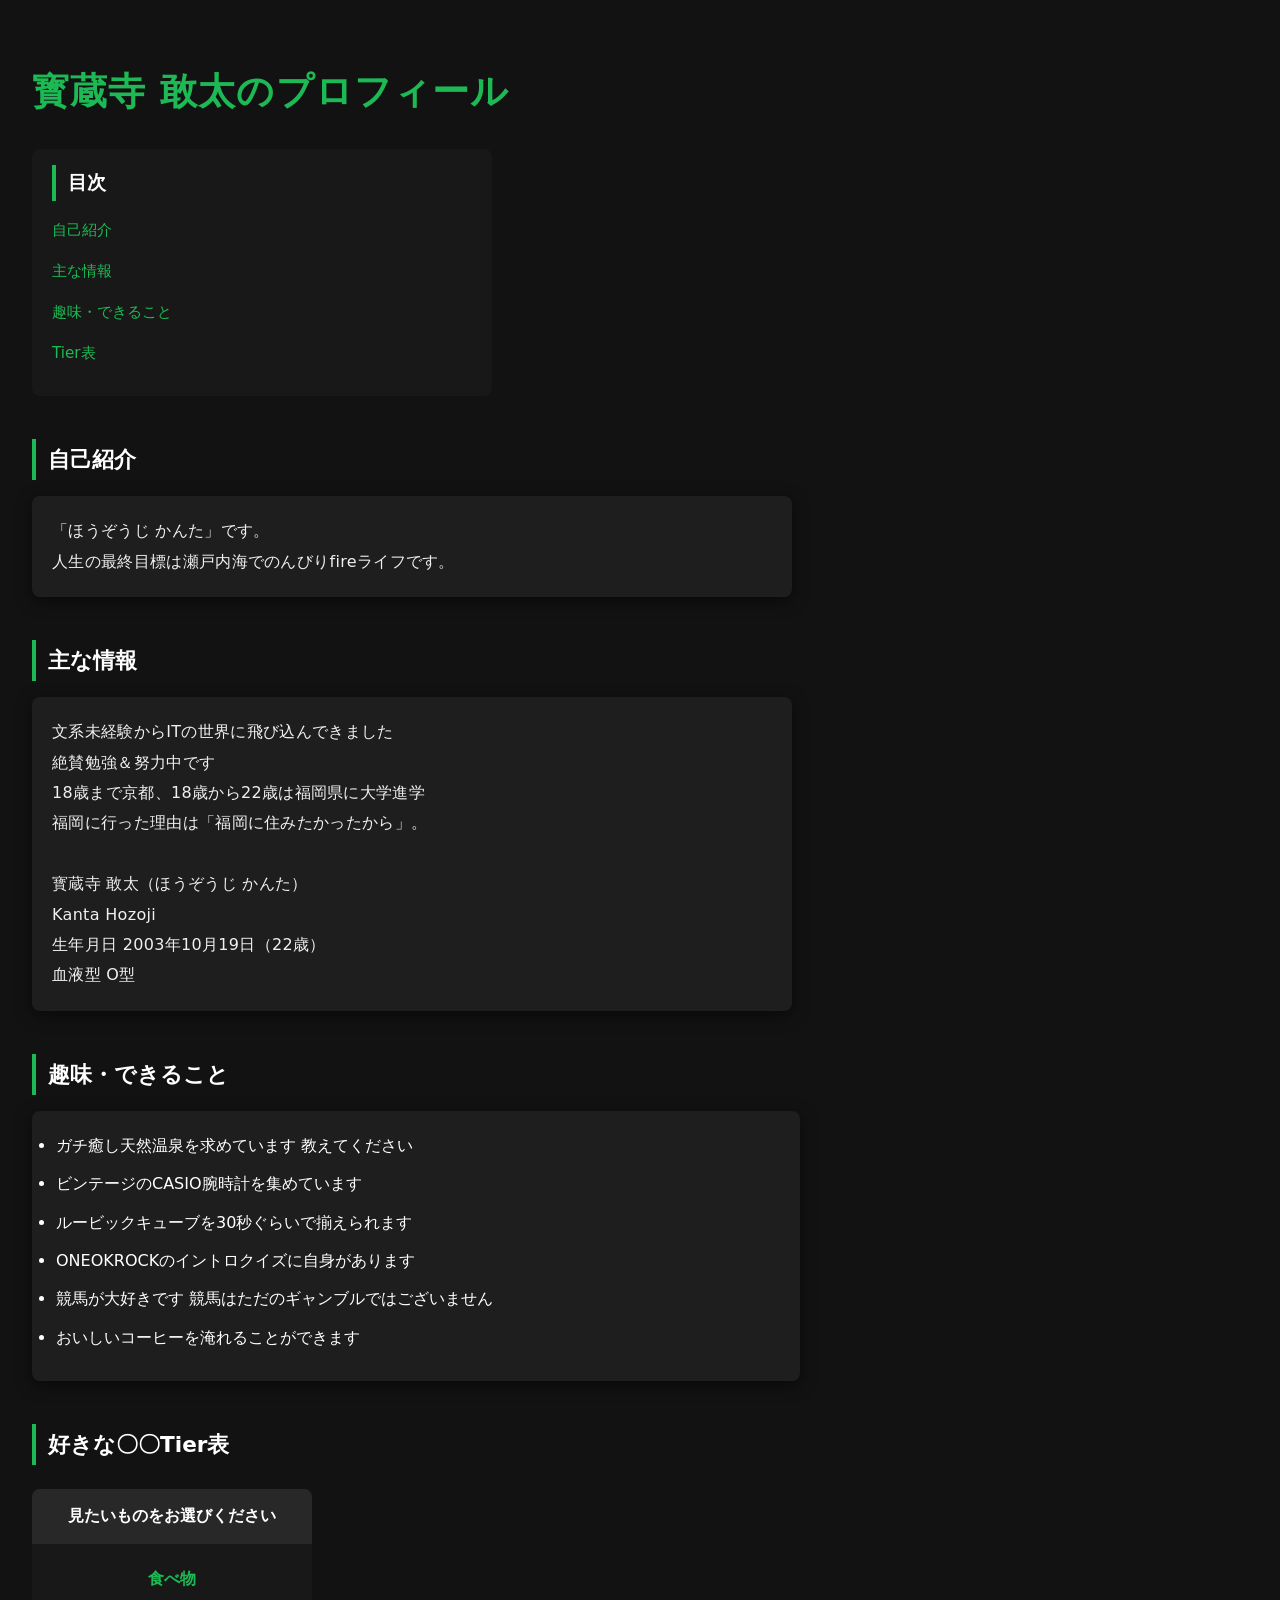
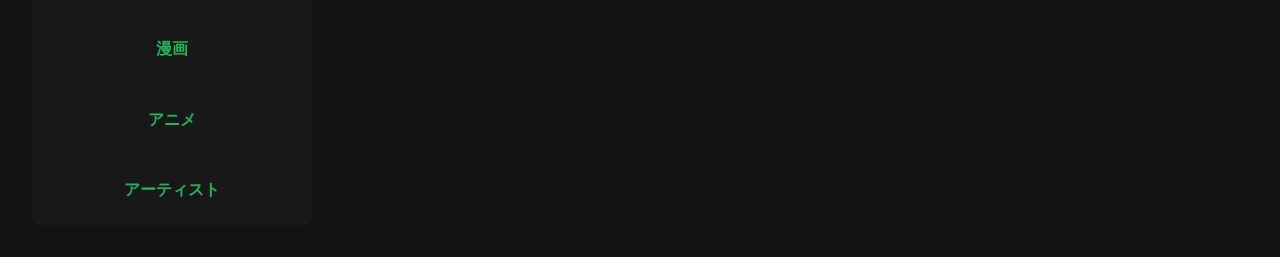
<file: index.html>
<!DOCTYPE html>
<html>
<head>
<meta charset="UTF-8">
<title>自己紹介</title>
<link rel="stylesheet" href="profile.css">

</head>
<body>
	<h1>寳蔵寺 敢太のプロフィール</h1>
	<nav class="toc">
	  <h2>目次</h2>
	  <ul>
	    <li><a href="#about">自己紹介</a></li>
	    <li><a href="#info">主な情報</a></li>
	    <li><a href="#hobby">趣味・できること</a></li>
	    <li><a href="#tier">Tier表</a></li>
	  </ul>
	</nav>
	<h2 id="about">自己紹介</h2>
	<p>
		「ほうぞうじ かんた」です。<br>
		
		人生の最終目標は瀬戸内海でのんびりfireライフです。<br>
	</p>

	<h2 id="info">主な情報</h2>
	<p>
		文系未経験からITの世界に飛び込んできました<br>
		絶賛勉強＆努力中です<br>
		18歳まで京都、18歳から22歳は福岡県に大学進学<br>
		福岡に行った理由は「福岡に住みたかったから」。<br>
		<br>
		寳蔵寺 敢太（ほうぞうじ かんた）<br>
		Kanta Hozoji<br>
		生年月日 2003年10月19日（22歳）<br>
		血液型 O型<br>
	</p>
	
	<h2 id="hobby">趣味・できること</h2>
	<ul>
		<li>ガチ癒し天然温泉を求めています 教えてください</li>
		<li>ビンテージのCASIO腕時計を集めています</li>
		<li>ルービックキューブを30秒ぐらいで揃えられます</li>
		<li>ONEOKROCKのイントロクイズに自身があります</li>
		<li>競馬が大好きです 競馬はただのギャンブルではございません</li>
		<li>おいしいコーヒーを淹れることができます</li>
	</ul>
	
	<h2 id="tier">好きな〇〇Tier表</h2>
		<table border="1">
			<tr>
				<th>見たいものをお選びください</th>
			</tr>
			<tr>
				<td><a href="food.html">食べ物</a></td>
			</tr>
			<tr>
				<td><a href="manga.html">漫画</a></td>
				</tr>
			<tr>
				<td><a href="anime.html">アニメ</a></td>
				</tr>
			<tr>
				<td><a href="artist.html">アーティスト</a></td>
				</tr>
		</table>
</body>
</html>
</file>
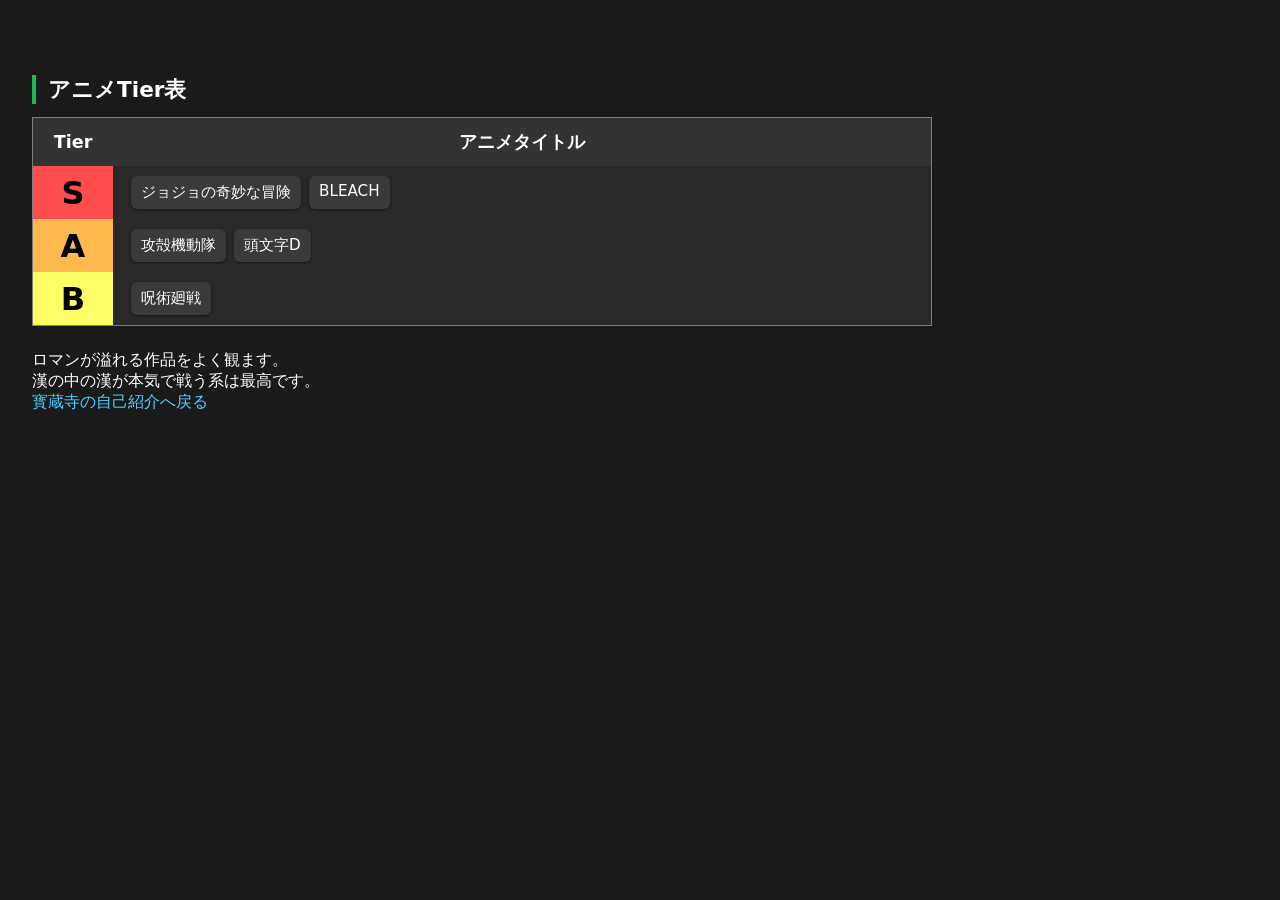
<file: anime.html>
<!DOCTYPE html>
<html>
<head>
<meta charset="UTF-8">
<title>animeTier表</title>
<link rel="stylesheet" href="Tier.css">

</head>
<body>
	<h1>アニメTier表</h1>

	<table border="1">
	  <tr>
	    <th>Tier</th>
	    <th>アニメタイトル</th>
	  </tr>
	  <tr>
	    <td>S</td>
	    <td>
			<span>ジョジョの奇妙な冒険</span>
			<span>BLEACH</span>
		</td>
	  </tr>
	  <tr>
	    <td>A</td>
		<td>
			<span>攻殻機動隊</span>
			<span>頭文字D</span>
	    </td>
	 </tr>
	 <tr>
	    <td>B</td>
	    <td>
			<span>呪術廻戦</span>
		</td>
	  </tr>
	</table>
	<p>
		ロマンが溢れる作品をよく観ます。<br>
		漢の中の漢が本気で戦う系は最高です。<br>
	<a href="index.html#tier">寳蔵寺の自己紹介へ戻る</a>

</body>
</html>
</file>
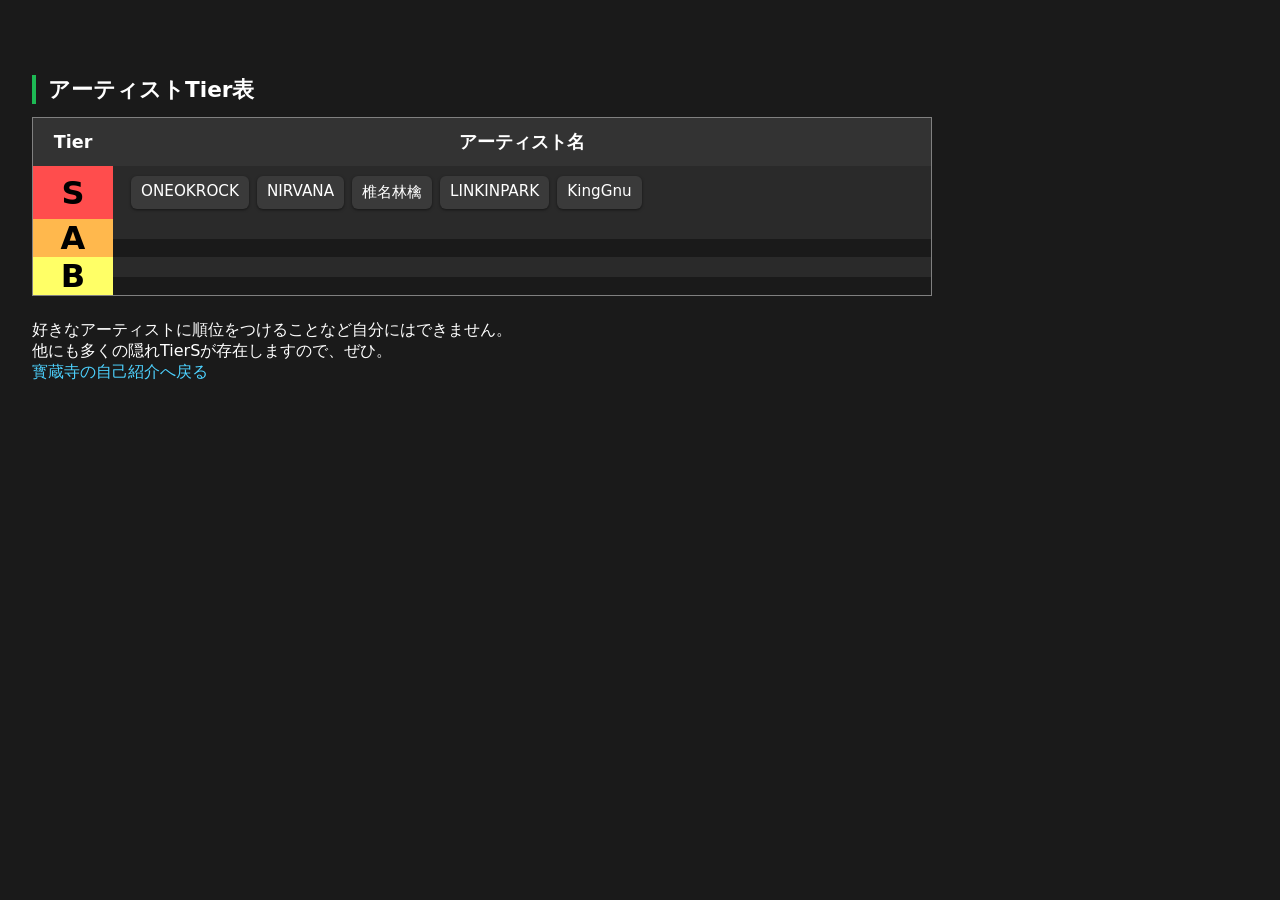
<file: artist.html>
<!DOCTYPE html>
<html>
<head>
<meta charset="UTF-8">
<title>アーティストTier表</title>
<link rel="stylesheet" href="Tier.css">

</head>
<body>
	<h1>アーティストTier表</h1>
	<table border="1">
	  <tr>
	    <th>Tier</th>
	    <th>アーティスト名</th>
	  </tr>
	   <tr>
	     <td>S</td>
	     <td>
	  	<span>ONEOKROCK</span>
	  	<span>NIRVANA</span>
		<span>椎名林檎</span>
		<span>LINKINPARK</span>
		<span>KingGnu</span>

	  </td>
	   </tr>
	   <tr>
	     <td>A</td>
	  <td>
	     </td>
	  </tr>
	  <tr>
	     <td>B</td>
	     <td>
	  </td>
	   </tr>
	</table>
	<p>
		好きなアーティストに順位をつけることなど自分にはできません。<br>
		他にも多くの隠れTierSが存在しますので、ぜひ。<br>
	<a href="index.html#tier">寳蔵寺の自己紹介へ戻る</a>

</body>
</html>
</file>
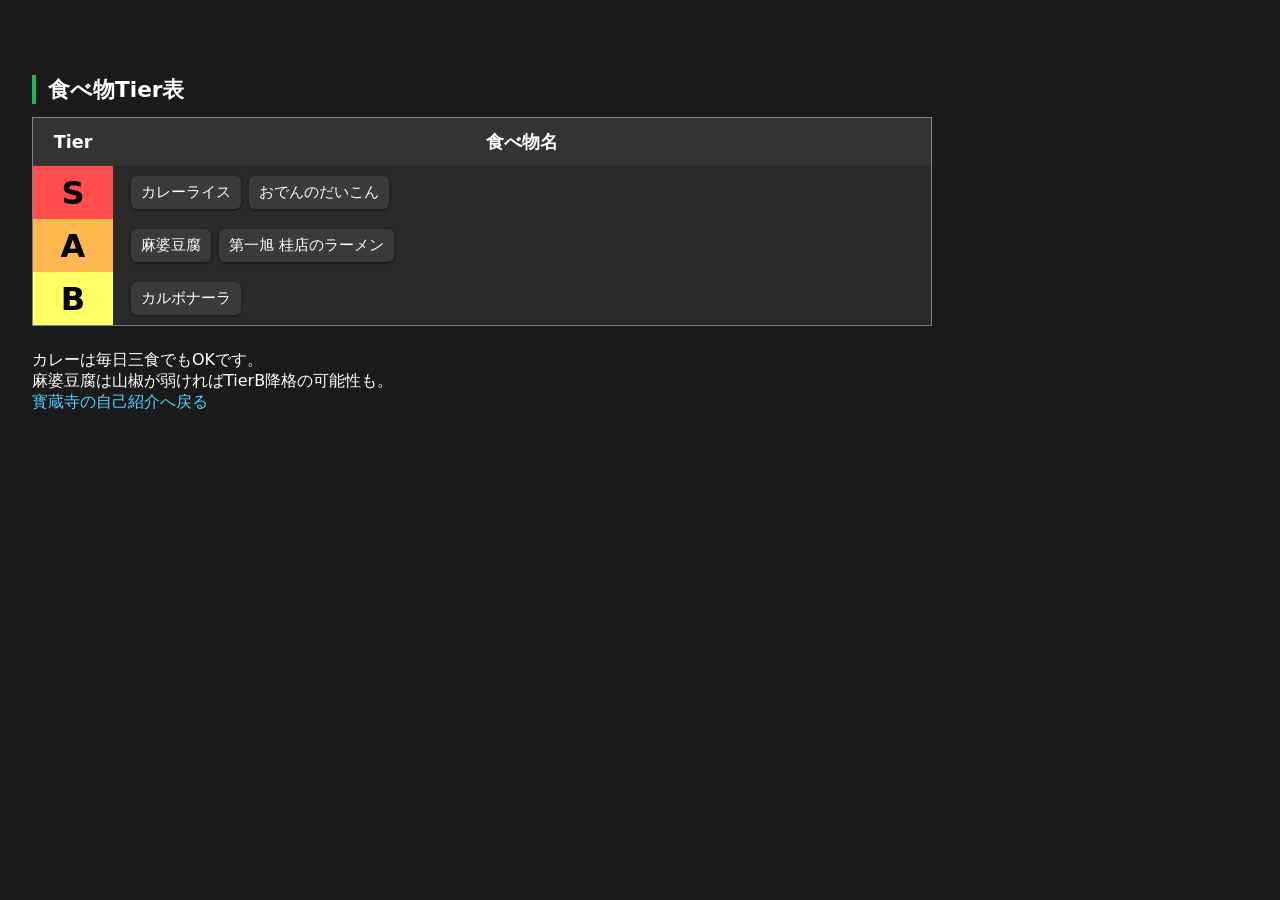
<file: food.html>
<!DOCTYPE html>
<html>
<head>
<meta charset="UTF-8">
<title>foodTier表</title>
<link rel="stylesheet" href="Tier.css">

</head>
<body>
	<h1>食べ物Tier表</h1>

	<table border="1">
	  <tr>
	    <th>Tier</th>
	    <th>食べ物名</th>
	  </tr>
	   <tr>
	     <td>S</td>
	     <td>
	  	<span>カレーライス</span>
	  	<span>おでんのだいこん</span>
	  </td>
	   </tr>
	   <tr>
	     <td>A</td>
	  <td>
	  	<span>麻婆豆腐</span>
	  	<span>第一旭 桂店のラーメン</span>
	     </td>
	  </tr>
	  <tr>
	     <td>B</td>
	     <td>
	  	<span>カルボナーラ</span>
	  </td>
	   </tr>
	</table>
	<p>
		カレーは毎日三食でもOKです。<br>
		麻婆豆腐は山椒が弱ければTierB降格の可能性も。<br>
	<a href="index.html#tier">寳蔵寺の自己紹介へ戻る</a>

</body>
</html>
</file>
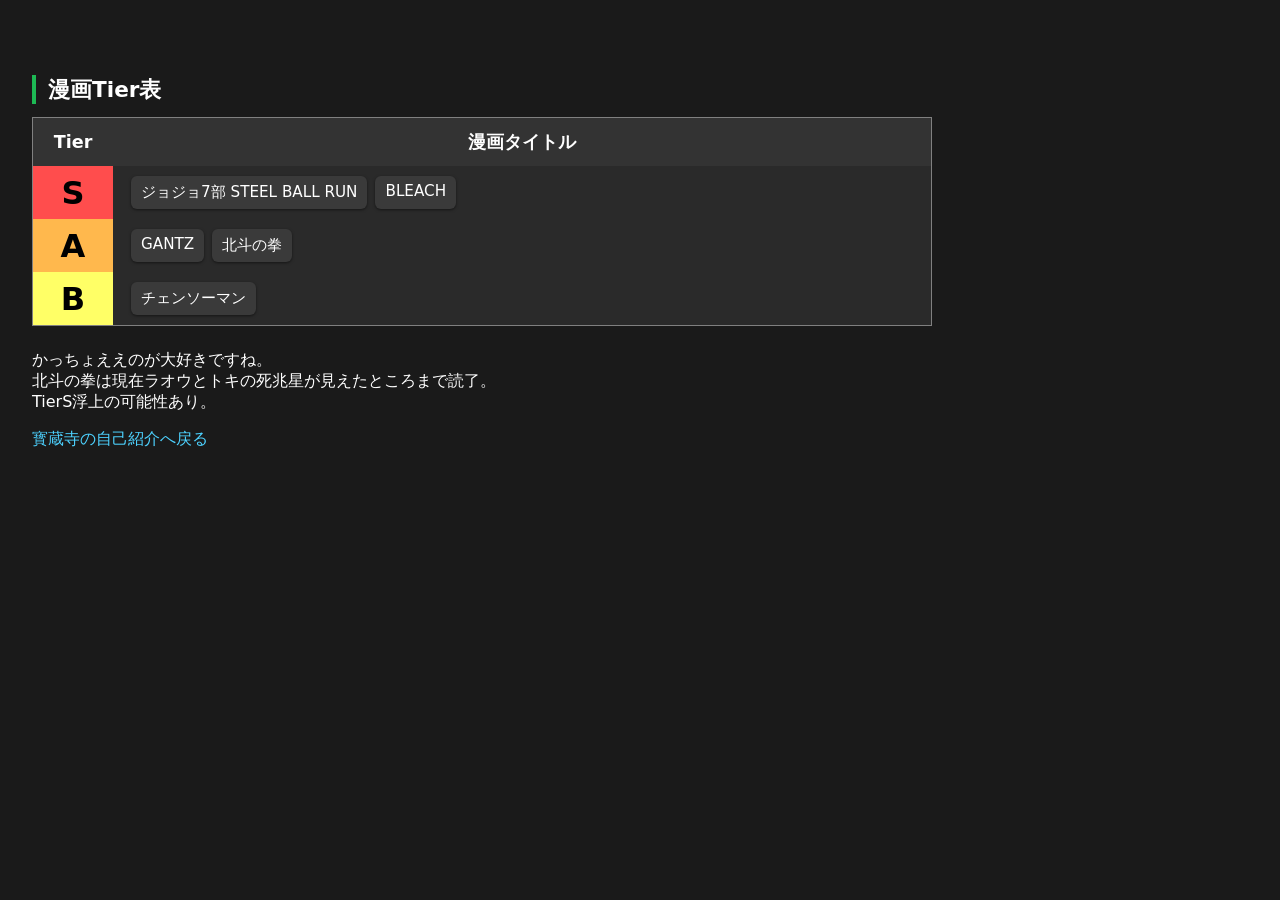
<file: manga.html>
<!DOCTYPE html>
<html>
<head>
<meta charset="UTF-8">
<title>mangaTier表</title>
<link rel="stylesheet" href="Tier.css">

</head>
<body>
	<h1>漫画Tier表</h1>

	<table border="1">
	  <tr>
	    <th>Tier</th>
	    <th>漫画タイトル</th>
	  </tr>
	   <tr>
	     <td>S</td>
	     <td>
	  	<span>ジョジョ7部 STEEL BALL RUN</span>
	  	<span>BLEACH</span>
	  </td>
	   </tr>
	   <tr>
	     <td>A</td>
	  <td>
	  	<span>GANTZ</span>
	  	<span>北斗の拳</span>
	     </td>
	  </tr>
	  <tr>
	     <td>B</td>
	     <td>
	  	<span>チェンソーマン</span>
	  </td>
	   </tr>
	</table>
	<p>
		かっちょええのが大好きですね。<br>
		北斗の拳は現在ラオウとトキの死兆星が見えたところまで読了。<br>
		TierS浮上の可能性あり。<br>
	</p>
	<a href="index.html#tier">寳蔵寺の自己紹介へ戻る</a>

</body>
</html>
</file>
<file: profile.css>
@charset "UTF-8";

html {
  scroll-behavior: smooth;
}

h1,
h2,
table {
  scroll-margin-top: 32px;
}

body {
  margin: 0;
  padding: 32px;
  background-color: #121212;
  color: #ffffff;
  font-family:
    system-ui,
    -apple-system,
    BlinkMacSystemFont,
    "Segoe UI",
    "Roboto",
    "Helvetica Neue",
    "Hiragino Kaku Gothic ProN",
    "Yu Gothic",
    sans-serif;
  line-height: 1.9;
}

h1 {
  font-size: 2.3rem;
  font-weight: 700;
  color: #1db954;
  margin-bottom: 0.6em;
  letter-spacing: 0.03em;
}

h2 {
  font-size: 1.35rem;
  font-weight: 600;
  margin-top: 2em;
  margin-bottom: 0.6em;
  border-left: 4px solid #1db954;
  padding-left: 12px;
  color: #ffffff;
}

p {
  background-color: #1e1e1e;
  color: #f0f0f0;
  padding: 20px;
  border-radius: 8px;
  max-width: 720px;
  margin-bottom: 1.8em;
  font-size: 1rem;
  line-height: 1.9;
  letter-spacing: 0.02em;
  box-shadow: 0 4px 16px rgba(0, 0, 0, 0.5);
}

ul {
  background-color: #1e1e1e;
  padding: 20px 24px;
  border-radius: 8px;
  max-width: 720px;
  margin-bottom: 1.8em;
  box-shadow: 0 4px 16px rgba(0, 0, 0, 0.5);
}

li {
  margin-bottom: 8px;
}

.toc {
  position: static;
  max-width: 420px;
  background-color: #181818;
  padding: 16px 20px;
  border-radius: 8px;
  font-size: 0.95rem;
  margin-bottom: 2.4em;
}

.toc h2 {
  font-size: 1.2rem;
  margin-top: 0;
  margin-bottom: 0.8em;
}

.toc ul {
  list-style: none;
  padding: 0;
  margin: 0;
  background: none;
  box-shadow: none;
}

.toc li {
  margin-bottom: 12px;
}

.toc a {
  color: #1db954;
  text-decoration: none;
  font-weight: 500;
}

.toc a:hover {
  text-decoration: underline;
}

table {
  margin-top: 24px;
  border-collapse: collapse;
  background-color: #181818;
  border-radius: 8px;
  overflow: hidden;
  width: 280px;
}

th {
  background-color: #282828;
  padding: 12px;
  font-size: 1rem;
  text-align: center;
  color: #ffffff;
}

td {
  padding: 12px;
  text-align: center;
}

table,
th,
td {
  border: none;
}

a {
  color: #1db954;
  text-decoration: none;
  font-weight: 600;
}

td a {
  display: block;
  padding: 8px;
  border-radius: 20px;
  transition: background-color 0.2s, color 0.2s;
}

td a:hover {
  background-color: #1db954;
  color: #000;
}

@media (max-width: 800px) {
  body {
    padding: 20px;
  }

  table {
    width: 100%;
  }

  p,
  ul {
    padding: 16px;
  }
}
</file>
<file: Tier.css>
@charset "UTF-8";
body {
  background: #1a1a1a;
  color: #fff;
  font-family: system-ui, sans-serif;
  padding: 24px;
}
h1 {
	font-size: 1.35rem;
	font-weight: 600;
	margin-top: 2em;
	margin-bottom: 0.6em;
	border-left: 4px solid #1db954;
	padding-left: 12px;
	color: #ffffff;
}

table {
  border-collapse: collapse;
  width: 100%;
  max-width: 900px;
  margin-bottom: 24px;
}

th {
  background: #333;
  padding: 12px;
  font-size: 1.1rem;
  border: none;
}

td {
  border: none;
  padding: 0;
}

td:first-child {
  width: 80px;
  font-size: 2rem;
  font-weight: bold;
  text-align: center;
  color: #000;
}

td:last-child {
  background: #2a2a2a;
  padding: 10px;
  display: flex;
  gap: 8px;
  flex-wrap: wrap;
}

tr:nth-child(2) td:first-child { background: #ff4d4d; } /* S */
tr:nth-child(3) td:first-child { background: #ffb84d; } /* A */
tr:nth-child(4) td:first-child { background: #ffff66; } /* B */

td:last-child::before {
  content: "";
}

td:last-child span,
td:last-child {
  font-size: 0.95rem;
}

td:last-child {
  > * {
    background: #3a3a3a;
    padding: 6px 10px;
    border-radius: 6px;
    box-shadow: 0 1px 3px rgba(0,0,0,.5);
    white-space: nowrap;
  }
}

a {
  color: #4dd2ff;
  text-decoration: none;
}

a:hover {
  text-decoration: underline;
}
</file>
